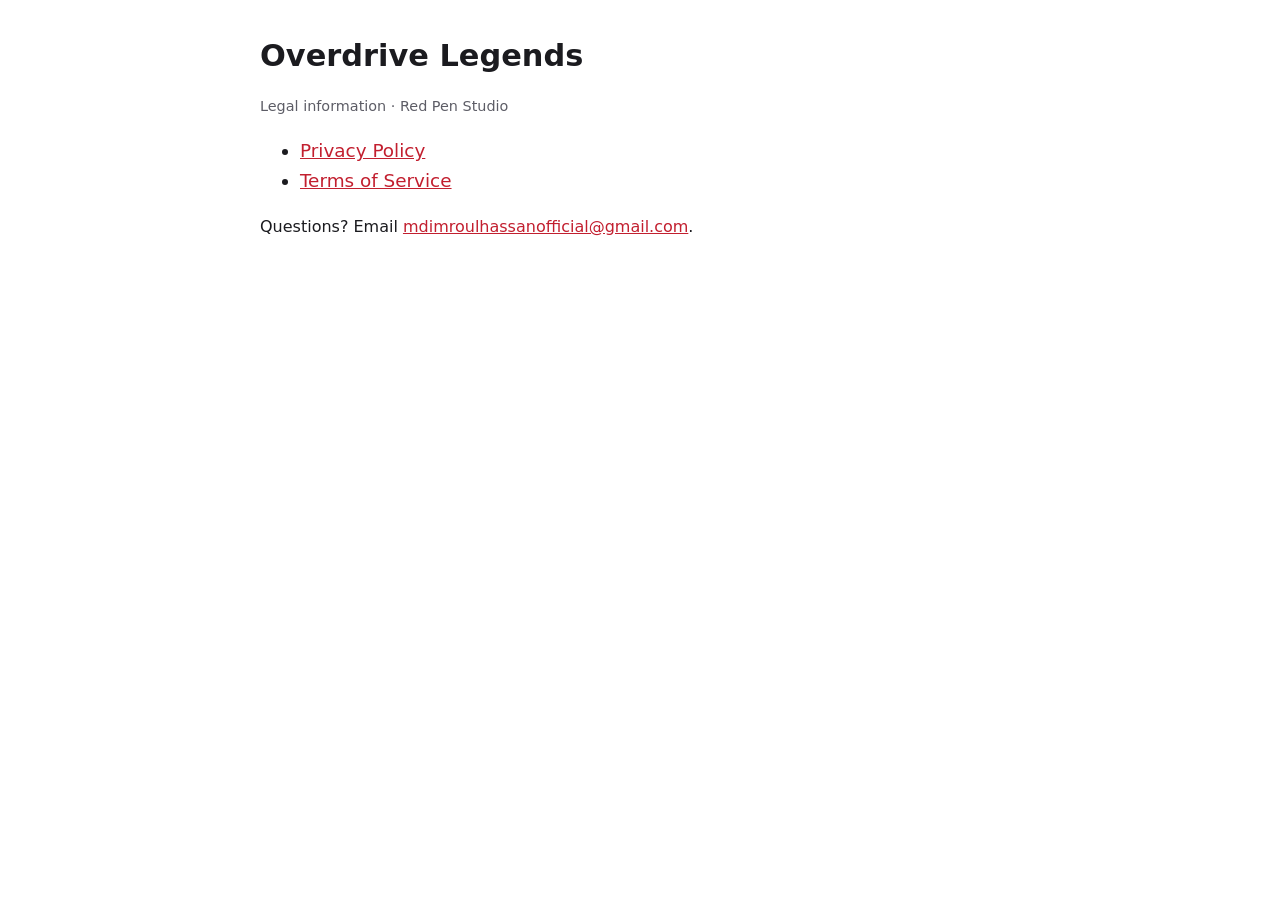
<file: index.html>
<!doctype html>
<html lang="en">
<head>
<meta charset="utf-8">
<meta name="viewport" content="width=device-width, initial-scale=1">
<title>Overdrive Legends · Legal</title>
<link rel="stylesheet" href="style.css">
</head>
<body>
<main>
<h1>Overdrive Legends</h1>
<p class="meta">Legal information · Red Pen Studio</p>
<ul class="links">
  <li><a href="privacy.html">Privacy Policy</a></li>
  <li><a href="terms.html">Terms of Service</a></li>
</ul>
<p>Questions? Email <a href="mailto:mdimroulhassanofficial@gmail.com">mdimroulhassanofficial@gmail.com</a>.</p>
</main>
</body>
</html>
</file>
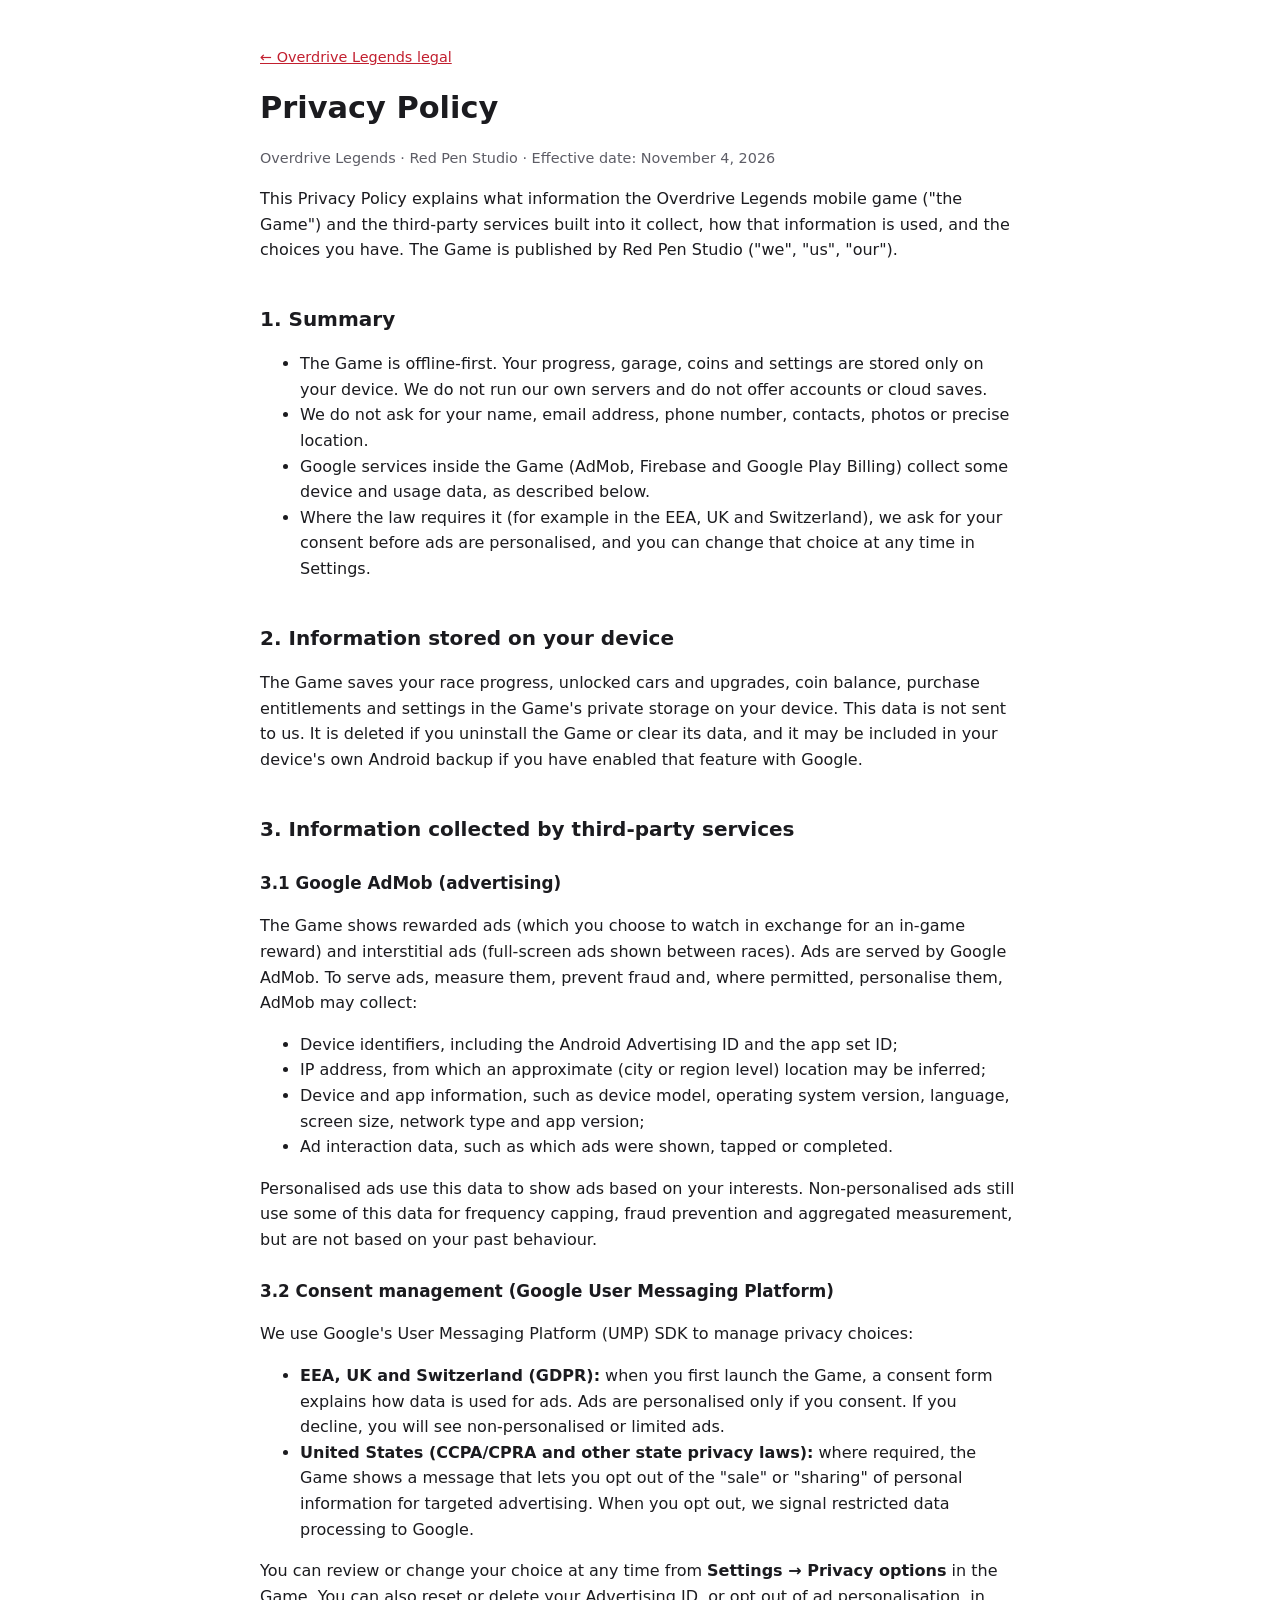
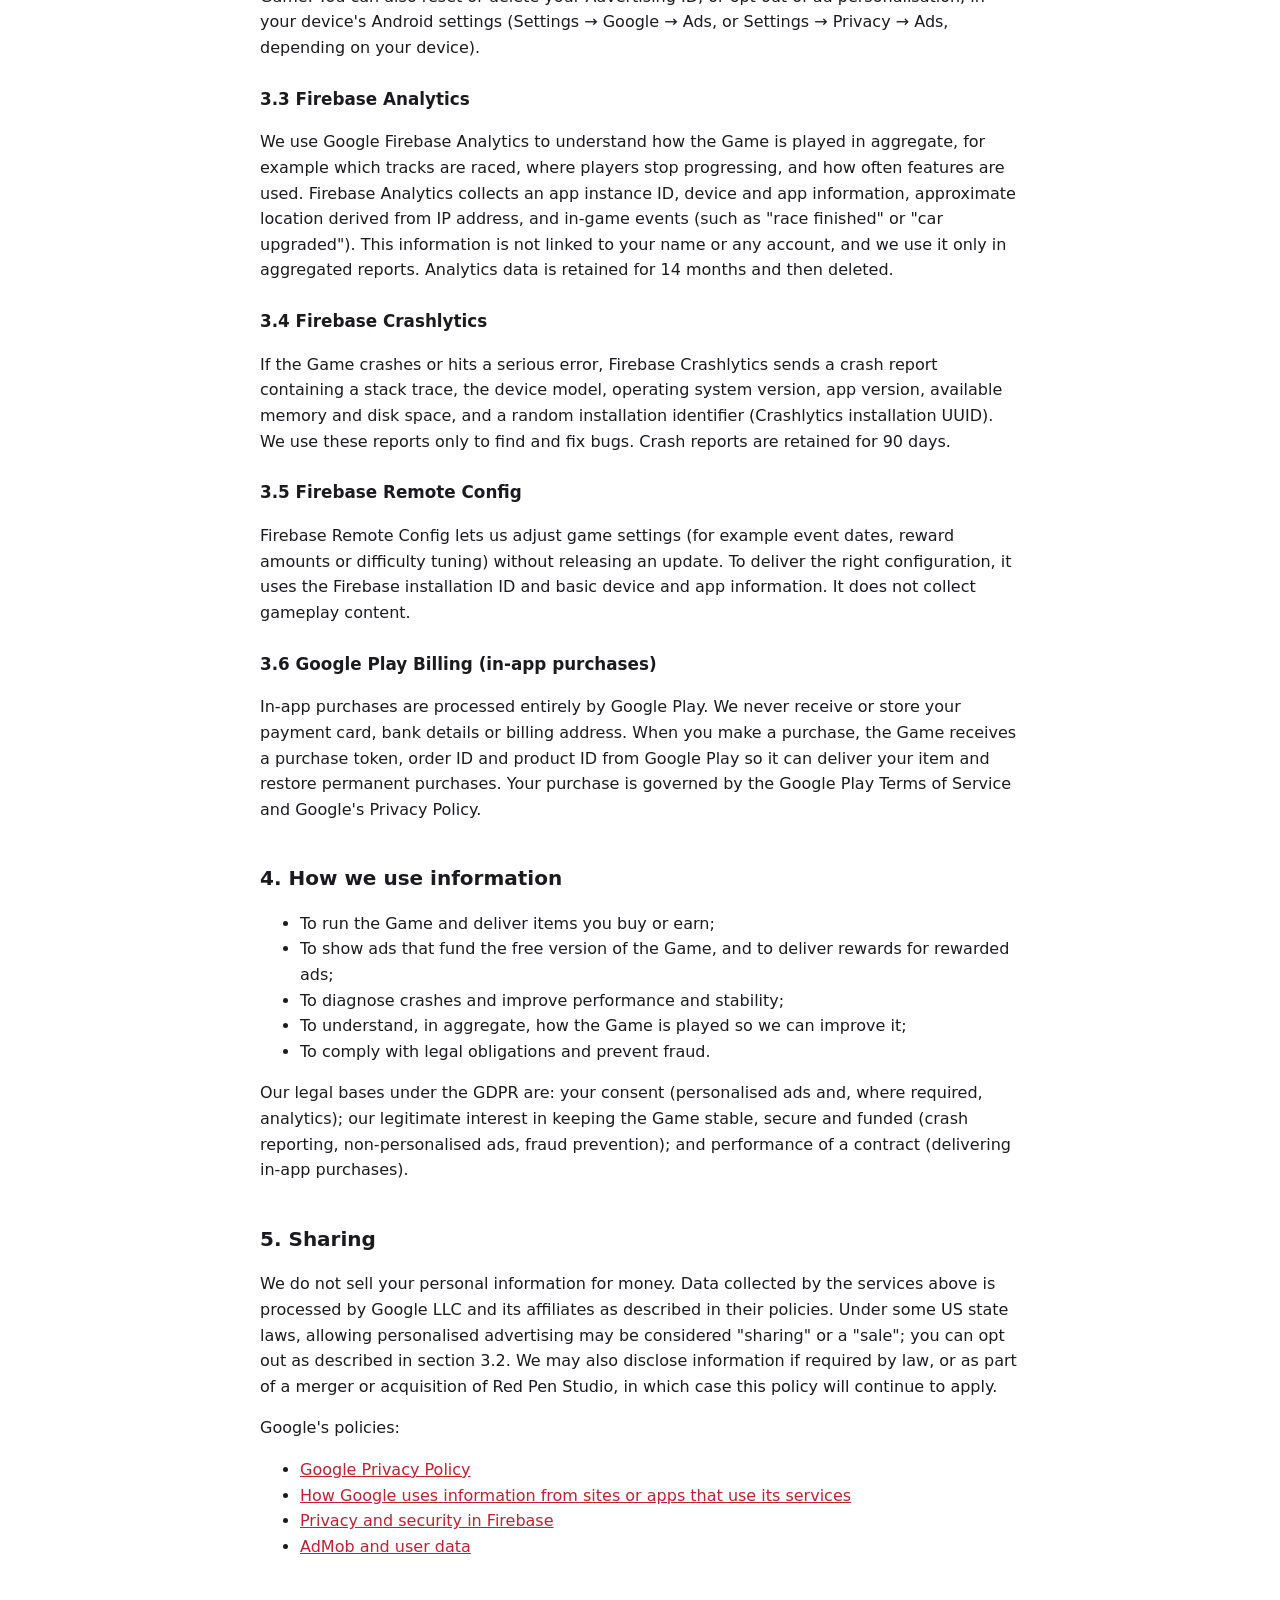
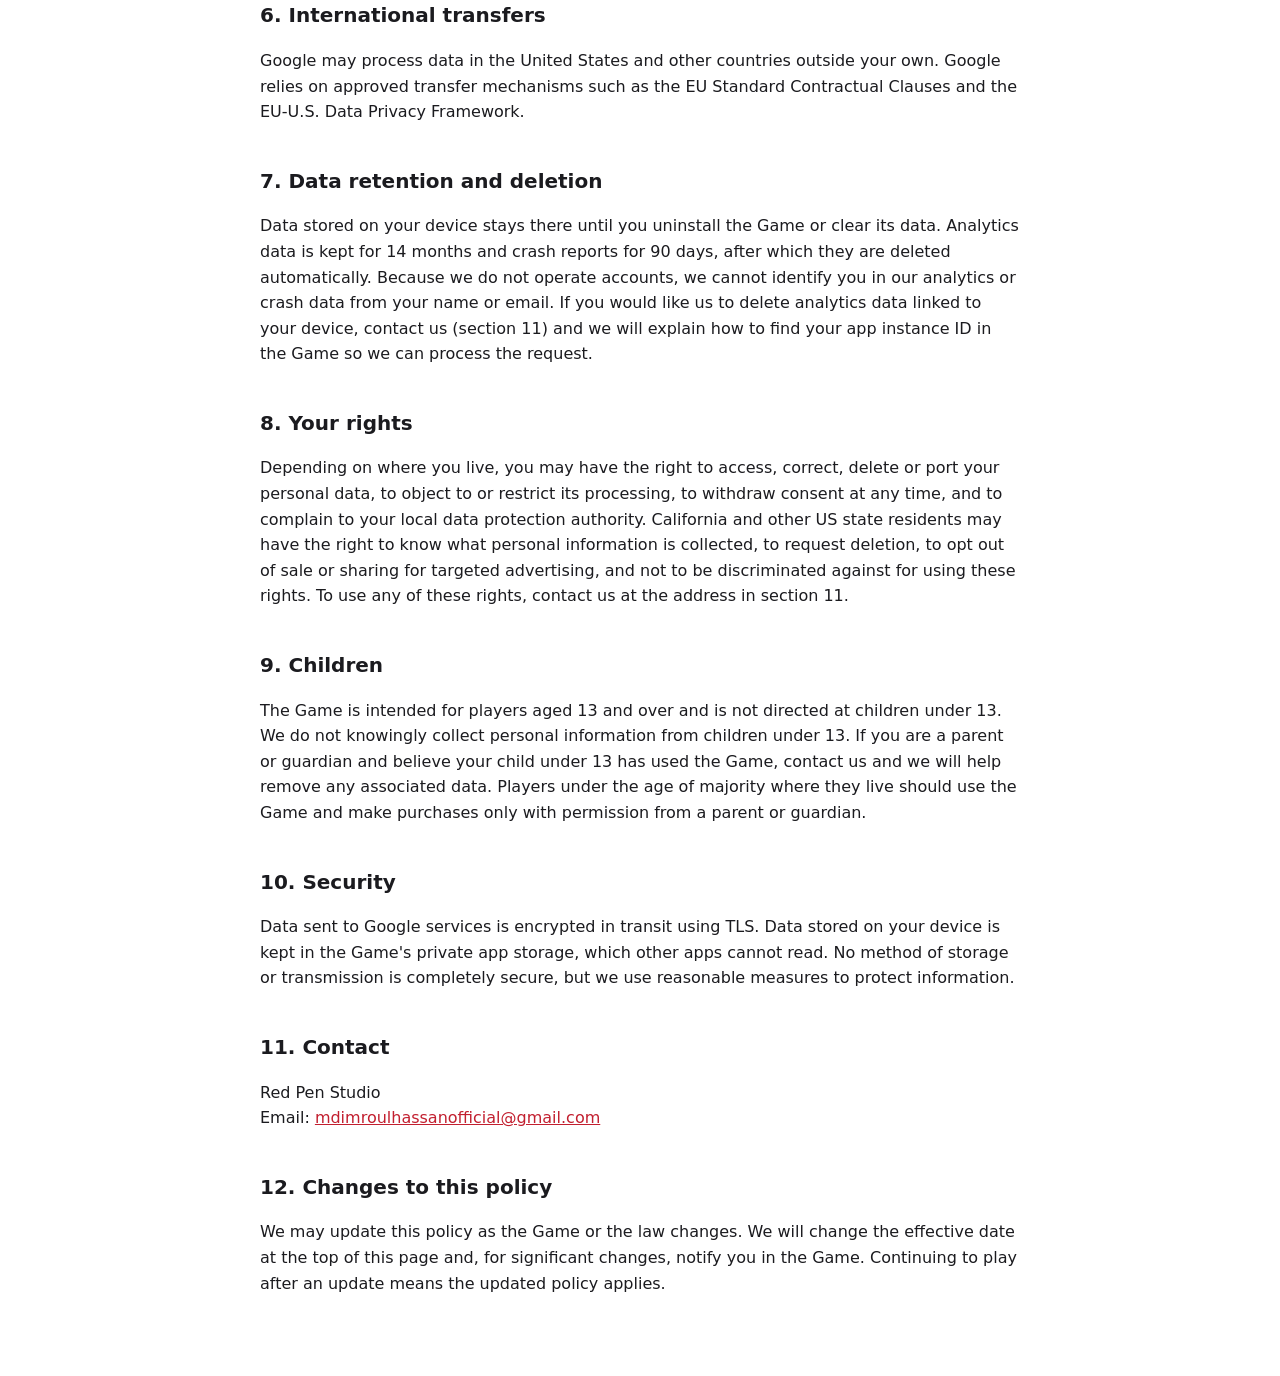
<file: privacy.html>
<!doctype html>
<html lang="en">
<head>
<meta charset="utf-8">
<meta name="viewport" content="width=device-width, initial-scale=1">
<title>Privacy Policy · Overdrive Legends</title>
<link rel="stylesheet" href="style.css">
</head>
<body>
<main>
<p class="back"><a href="./">← Overdrive Legends legal</a></p>
<h1>Privacy Policy</h1>
<p class="meta">Overdrive Legends · Red Pen Studio · Effective date: November 4, 2026</p>

<p>This Privacy Policy explains what information the Overdrive Legends mobile game ("the Game") and the third-party services built into it collect, how that information is used, and the choices you have. The Game is published by Red Pen Studio ("we", "us", "our").</p>

<h2>1. Summary</h2>
<ul>
  <li>The Game is offline-first. Your progress, garage, coins and settings are stored only on your device. We do not run our own servers and do not offer accounts or cloud saves.</li>
  <li>We do not ask for your name, email address, phone number, contacts, photos or precise location.</li>
  <li>Google services inside the Game (AdMob, Firebase and Google Play Billing) collect some device and usage data, as described below.</li>
  <li>Where the law requires it (for example in the EEA, UK and Switzerland), we ask for your consent before ads are personalised, and you can change that choice at any time in Settings.</li>
</ul>

<h2>2. Information stored on your device</h2>
<p>The Game saves your race progress, unlocked cars and upgrades, coin balance, purchase entitlements and settings in the Game's private storage on your device. This data is not sent to us. It is deleted if you uninstall the Game or clear its data, and it may be included in your device's own Android backup if you have enabled that feature with Google.</p>

<h2>3. Information collected by third-party services</h2>

<h3>3.1 Google AdMob (advertising)</h3>
<p>The Game shows rewarded ads (which you choose to watch in exchange for an in-game reward) and interstitial ads (full-screen ads shown between races). Ads are served by Google AdMob. To serve ads, measure them, prevent fraud and, where permitted, personalise them, AdMob may collect:</p>
<ul>
  <li>Device identifiers, including the Android Advertising ID and the app set ID;</li>
  <li>IP address, from which an approximate (city or region level) location may be inferred;</li>
  <li>Device and app information, such as device model, operating system version, language, screen size, network type and app version;</li>
  <li>Ad interaction data, such as which ads were shown, tapped or completed.</li>
</ul>
<p>Personalised ads use this data to show ads based on your interests. Non-personalised ads still use some of this data for frequency capping, fraud prevention and aggregated measurement, but are not based on your past behaviour.</p>

<h3>3.2 Consent management (Google User Messaging Platform)</h3>
<p>We use Google's User Messaging Platform (UMP) SDK to manage privacy choices:</p>
<ul>
  <li><strong>EEA, UK and Switzerland (GDPR):</strong> when you first launch the Game, a consent form explains how data is used for ads. Ads are personalised only if you consent. If you decline, you will see non-personalised or limited ads.</li>
  <li><strong>United States (CCPA/CPRA and other state privacy laws):</strong> where required, the Game shows a message that lets you opt out of the "sale" or "sharing" of personal information for targeted advertising. When you opt out, we signal restricted data processing to Google.</li>
</ul>
<p>You can review or change your choice at any time from <strong>Settings → Privacy options</strong> in the Game. You can also reset or delete your Advertising ID, or opt out of ad personalisation, in your device's Android settings (Settings → Google → Ads, or Settings → Privacy → Ads, depending on your device).</p>

<h3>3.3 Firebase Analytics</h3>
<p>We use Google Firebase Analytics to understand how the Game is played in aggregate, for example which tracks are raced, where players stop progressing, and how often features are used. Firebase Analytics collects an app instance ID, device and app information, approximate location derived from IP address, and in-game events (such as "race finished" or "car upgraded"). This information is not linked to your name or any account, and we use it only in aggregated reports. Analytics data is retained for 14 months and then deleted.</p>

<h3>3.4 Firebase Crashlytics</h3>
<p>If the Game crashes or hits a serious error, Firebase Crashlytics sends a crash report containing a stack trace, the device model, operating system version, app version, available memory and disk space, and a random installation identifier (Crashlytics installation UUID). We use these reports only to find and fix bugs. Crash reports are retained for 90 days.</p>

<h3>3.5 Firebase Remote Config</h3>
<p>Firebase Remote Config lets us adjust game settings (for example event dates, reward amounts or difficulty tuning) without releasing an update. To deliver the right configuration, it uses the Firebase installation ID and basic device and app information. It does not collect gameplay content.</p>

<h3>3.6 Google Play Billing (in-app purchases)</h3>
<p>In-app purchases are processed entirely by Google Play. We never receive or store your payment card, bank details or billing address. When you make a purchase, the Game receives a purchase token, order ID and product ID from Google Play so it can deliver your item and restore permanent purchases. Your purchase is governed by the Google Play Terms of Service and Google's Privacy Policy.</p>

<h2>4. How we use information</h2>
<ul>
  <li>To run the Game and deliver items you buy or earn;</li>
  <li>To show ads that fund the free version of the Game, and to deliver rewards for rewarded ads;</li>
  <li>To diagnose crashes and improve performance and stability;</li>
  <li>To understand, in aggregate, how the Game is played so we can improve it;</li>
  <li>To comply with legal obligations and prevent fraud.</li>
</ul>
<p>Our legal bases under the GDPR are: your consent (personalised ads and, where required, analytics); our legitimate interest in keeping the Game stable, secure and funded (crash reporting, non-personalised ads, fraud prevention); and performance of a contract (delivering in-app purchases).</p>

<h2>5. Sharing</h2>
<p>We do not sell your personal information for money. Data collected by the services above is processed by Google LLC and its affiliates as described in their policies. Under some US state laws, allowing personalised advertising may be considered "sharing" or a "sale"; you can opt out as described in section 3.2. We may also disclose information if required by law, or as part of a merger or acquisition of Red Pen Studio, in which case this policy will continue to apply.</p>
<p>Google's policies:</p>
<ul>
  <li><a href="https://policies.google.com/privacy">Google Privacy Policy</a></li>
  <li><a href="https://policies.google.com/technologies/partner-sites">How Google uses information from sites or apps that use its services</a></li>
  <li><a href="https://firebase.google.com/support/privacy">Privacy and security in Firebase</a></li>
  <li><a href="https://support.google.com/admob/answer/6128543">AdMob and user data</a></li>
</ul>

<h2>6. International transfers</h2>
<p>Google may process data in the United States and other countries outside your own. Google relies on approved transfer mechanisms such as the EU Standard Contractual Clauses and the EU-U.S. Data Privacy Framework.</p>

<h2>7. Data retention and deletion</h2>
<p>Data stored on your device stays there until you uninstall the Game or clear its data. Analytics data is kept for 14 months and crash reports for 90 days, after which they are deleted automatically. Because we do not operate accounts, we cannot identify you in our analytics or crash data from your name or email. If you would like us to delete analytics data linked to your device, contact us (section 11) and we will explain how to find your app instance ID in the Game so we can process the request.</p>

<h2>8. Your rights</h2>
<p>Depending on where you live, you may have the right to access, correct, delete or port your personal data, to object to or restrict its processing, to withdraw consent at any time, and to complain to your local data protection authority. California and other US state residents may have the right to know what personal information is collected, to request deletion, to opt out of sale or sharing for targeted advertising, and not to be discriminated against for using these rights. To use any of these rights, contact us at the address in section 11.</p>

<h2>9. Children</h2>
<p>The Game is intended for players aged 13 and over and is not directed at children under 13. We do not knowingly collect personal information from children under 13. If you are a parent or guardian and believe your child under 13 has used the Game, contact us and we will help remove any associated data. Players under the age of majority where they live should use the Game and make purchases only with permission from a parent or guardian.</p>

<h2>10. Security</h2>
<p>Data sent to Google services is encrypted in transit using TLS. Data stored on your device is kept in the Game's private app storage, which other apps cannot read. No method of storage or transmission is completely secure, but we use reasonable measures to protect information.</p>

<h2>11. Contact</h2>
<p>Red Pen Studio<br>
Email: <a href="mailto:mdimroulhassanofficial@gmail.com">mdimroulhassanofficial@gmail.com</a></p>

<h2>12. Changes to this policy</h2>
<p>We may update this policy as the Game or the law changes. We will change the effective date at the top of this page and, for significant changes, notify you in the Game. Continuing to play after an update means the updated policy applies.</p>
</main>
</body>
</html>
</file>
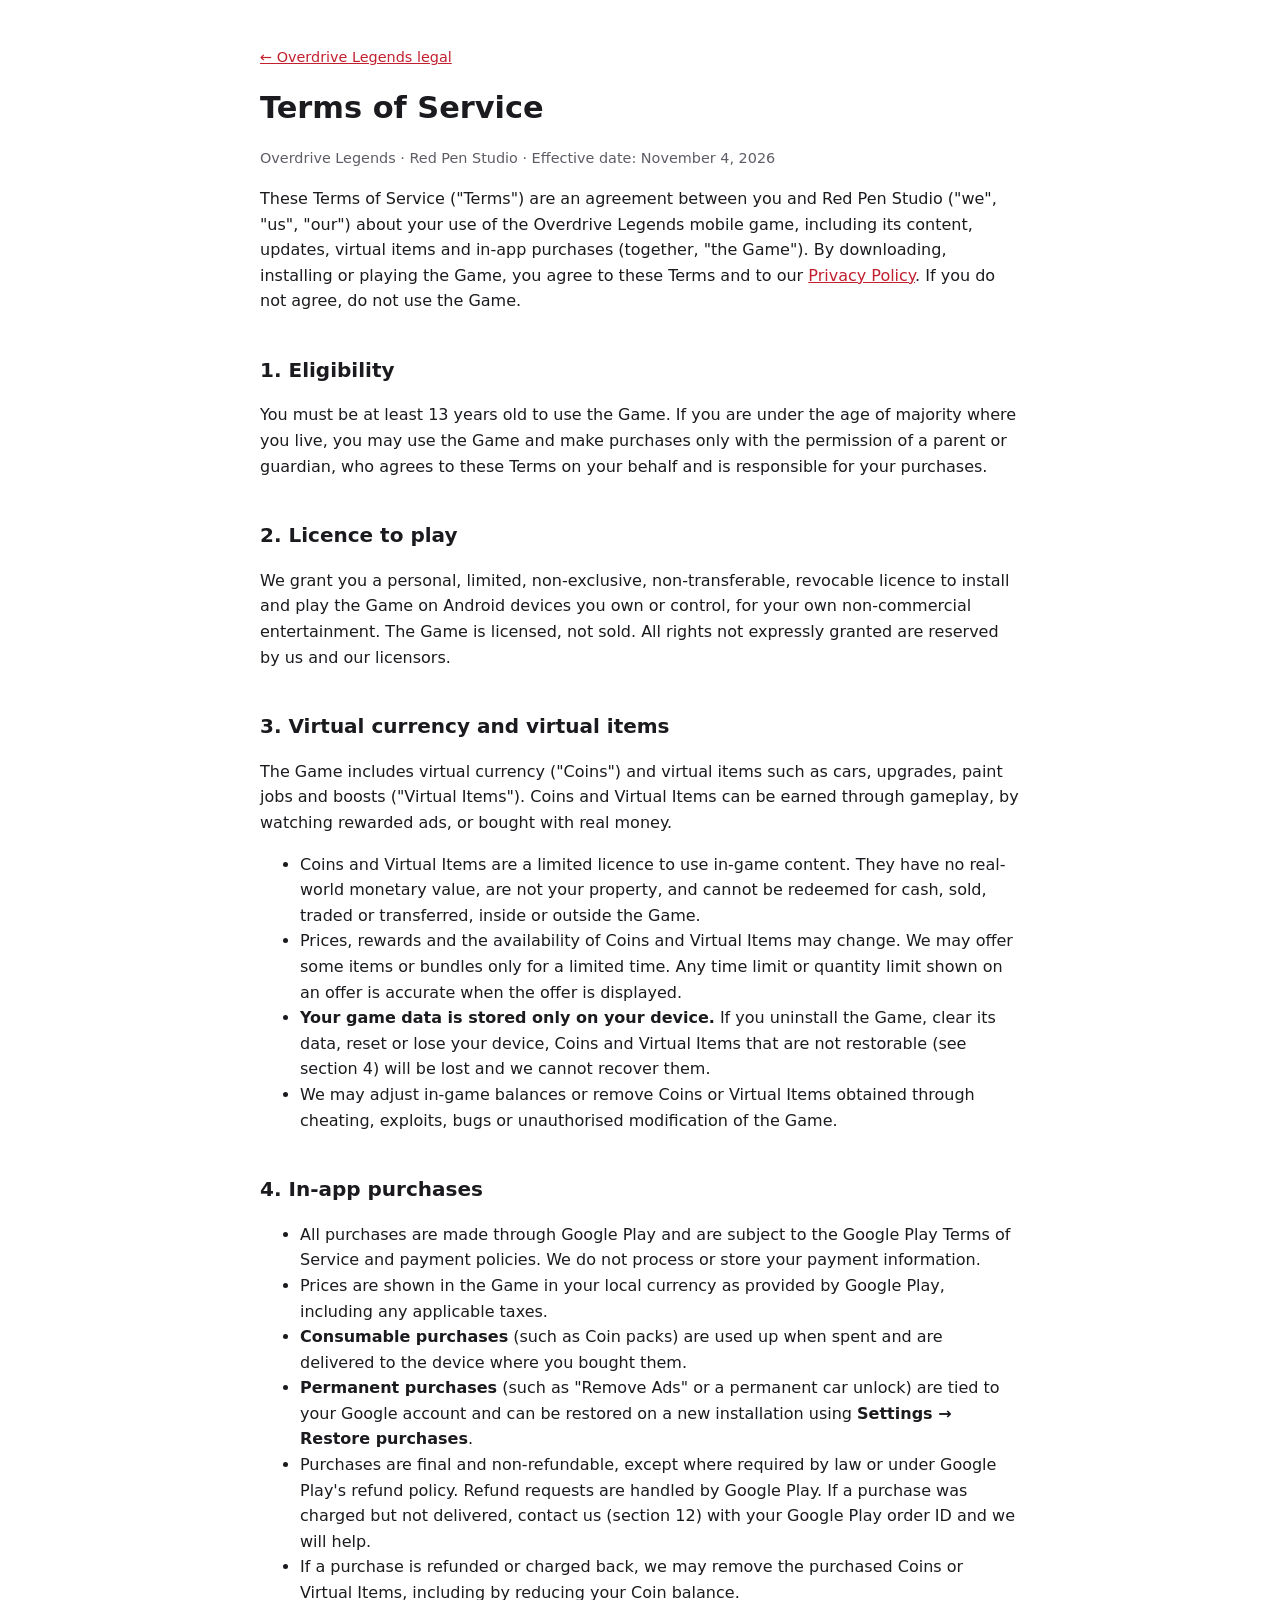
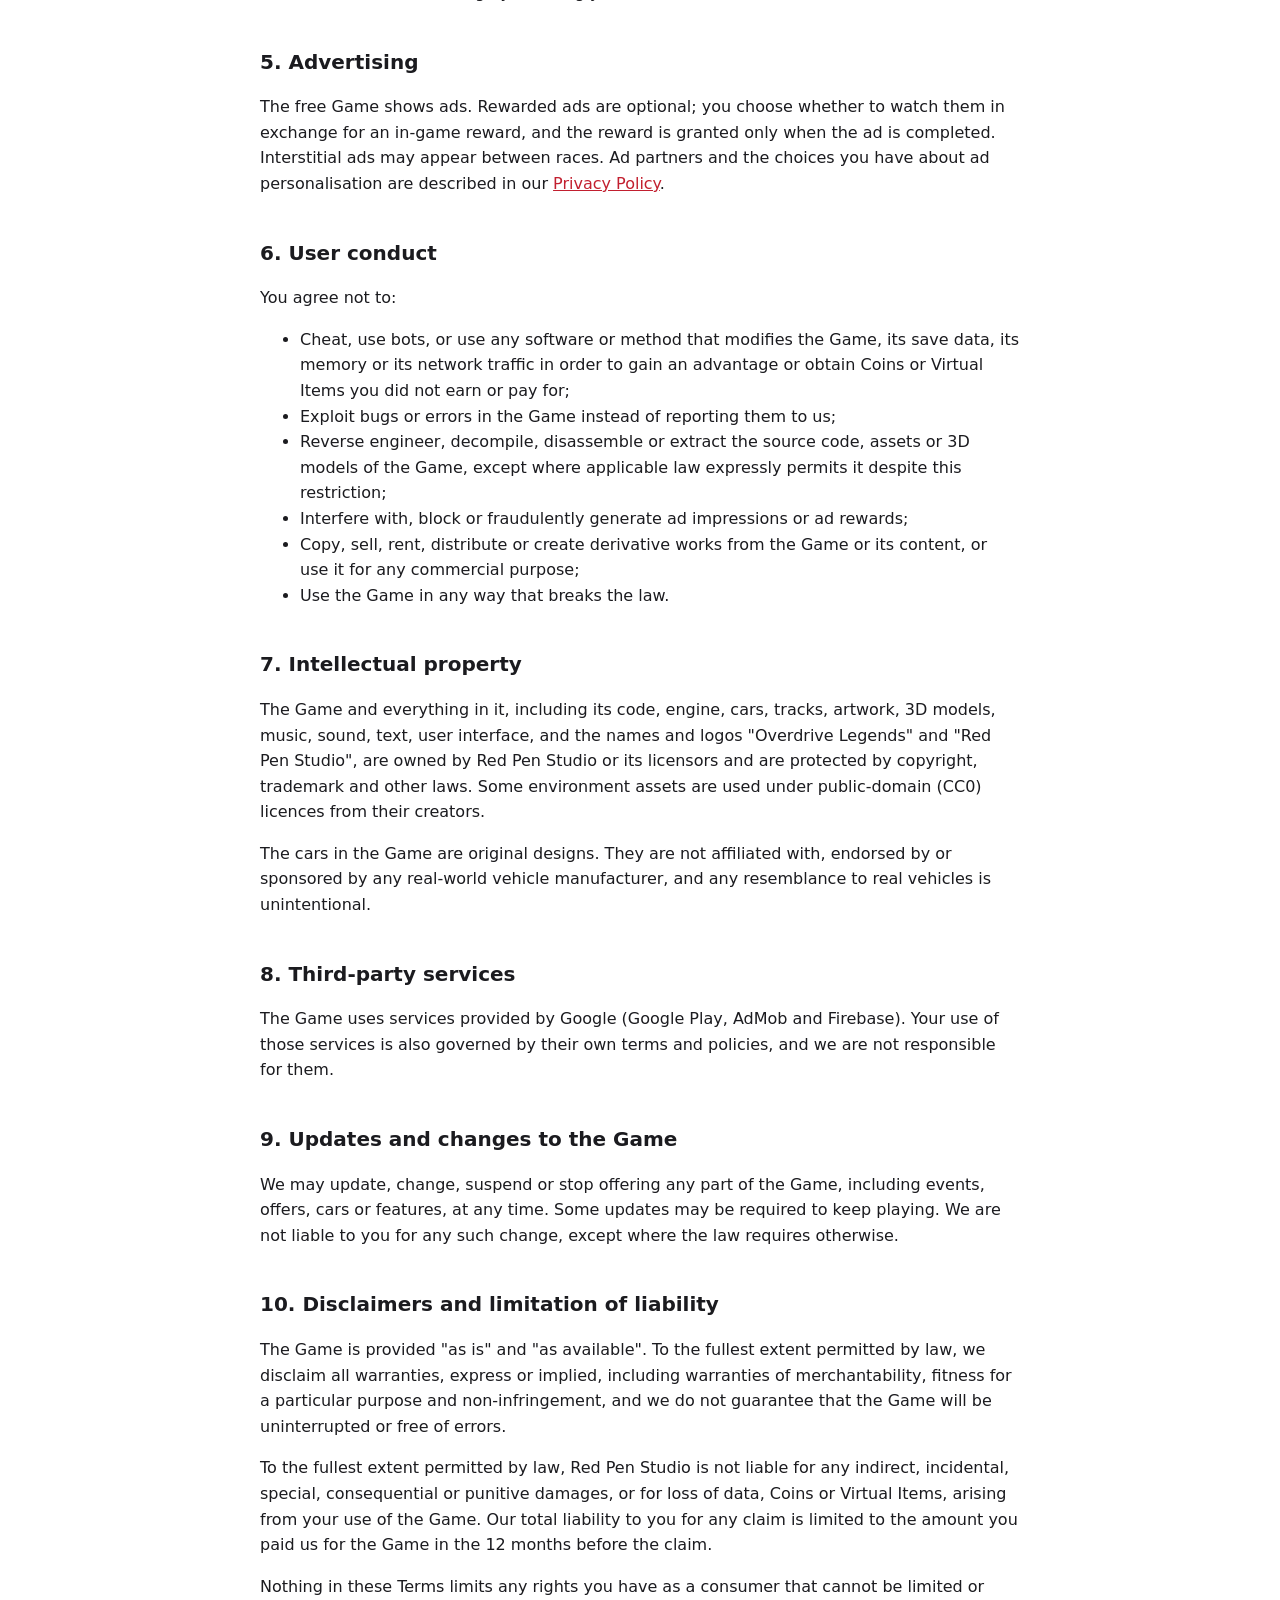
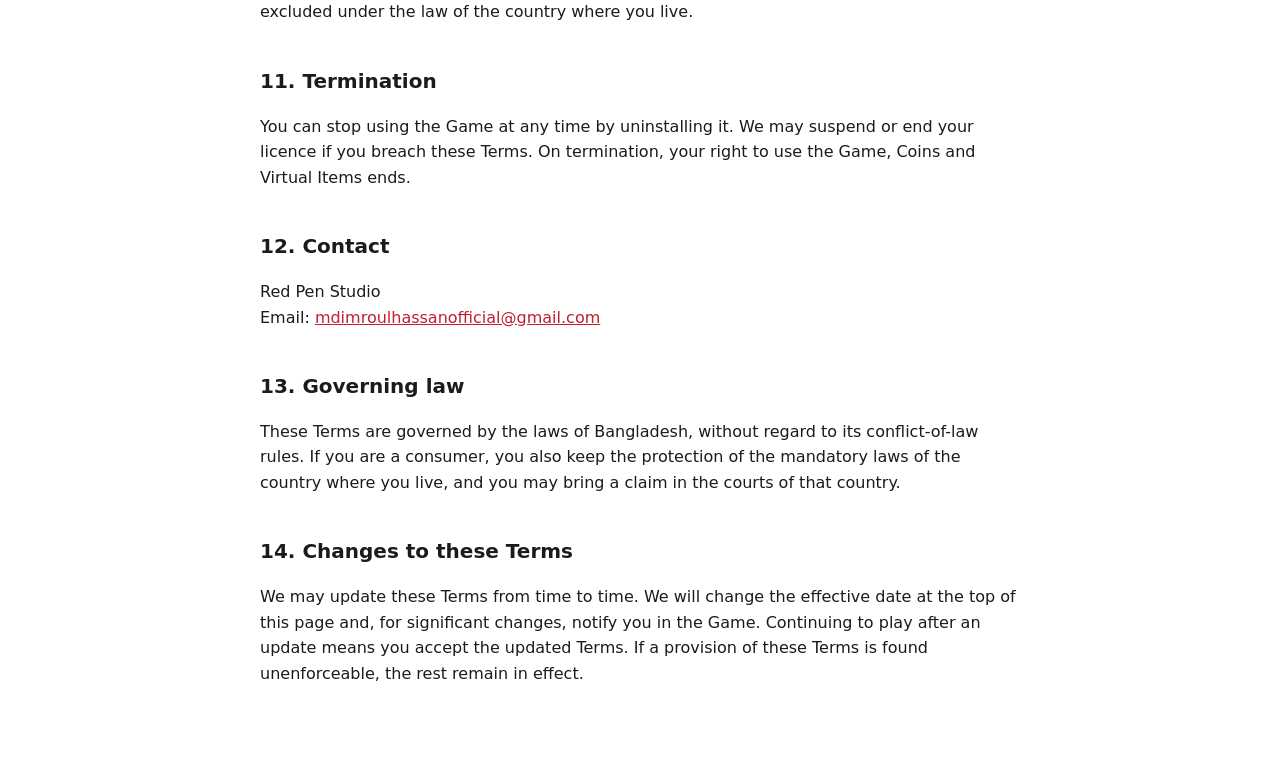
<file: terms.html>
<!doctype html>
<html lang="en">
<head>
<meta charset="utf-8">
<meta name="viewport" content="width=device-width, initial-scale=1">
<title>Terms of Service · Overdrive Legends</title>
<link rel="stylesheet" href="style.css">
</head>
<body>
<main>
<p class="back"><a href="./">← Overdrive Legends legal</a></p>
<h1>Terms of Service</h1>
<p class="meta">Overdrive Legends · Red Pen Studio · Effective date: November 4, 2026</p>

<p>These Terms of Service ("Terms") are an agreement between you and Red Pen Studio ("we", "us", "our") about your use of the Overdrive Legends mobile game, including its content, updates, virtual items and in-app purchases (together, "the Game"). By downloading, installing or playing the Game, you agree to these Terms and to our <a href="privacy.html">Privacy Policy</a>. If you do not agree, do not use the Game.</p>

<h2>1. Eligibility</h2>
<p>You must be at least 13 years old to use the Game. If you are under the age of majority where you live, you may use the Game and make purchases only with the permission of a parent or guardian, who agrees to these Terms on your behalf and is responsible for your purchases.</p>

<h2>2. Licence to play</h2>
<p>We grant you a personal, limited, non-exclusive, non-transferable, revocable licence to install and play the Game on Android devices you own or control, for your own non-commercial entertainment. The Game is licensed, not sold. All rights not expressly granted are reserved by us and our licensors.</p>

<h2>3. Virtual currency and virtual items</h2>
<p>The Game includes virtual currency ("Coins") and virtual items such as cars, upgrades, paint jobs and boosts ("Virtual Items"). Coins and Virtual Items can be earned through gameplay, by watching rewarded ads, or bought with real money.</p>
<ul>
  <li>Coins and Virtual Items are a limited licence to use in-game content. They have no real-world monetary value, are not your property, and cannot be redeemed for cash, sold, traded or transferred, inside or outside the Game.</li>
  <li>Prices, rewards and the availability of Coins and Virtual Items may change. We may offer some items or bundles only for a limited time. Any time limit or quantity limit shown on an offer is accurate when the offer is displayed.</li>
  <li><strong>Your game data is stored only on your device.</strong> If you uninstall the Game, clear its data, reset or lose your device, Coins and Virtual Items that are not restorable (see section 4) will be lost and we cannot recover them.</li>
  <li>We may adjust in-game balances or remove Coins or Virtual Items obtained through cheating, exploits, bugs or unauthorised modification of the Game.</li>
</ul>

<h2>4. In-app purchases</h2>
<ul>
  <li>All purchases are made through Google Play and are subject to the Google Play Terms of Service and payment policies. We do not process or store your payment information.</li>
  <li>Prices are shown in the Game in your local currency as provided by Google Play, including any applicable taxes.</li>
  <li><strong>Consumable purchases</strong> (such as Coin packs) are used up when spent and are delivered to the device where you bought them.</li>
  <li><strong>Permanent purchases</strong> (such as "Remove Ads" or a permanent car unlock) are tied to your Google account and can be restored on a new installation using <strong>Settings → Restore purchases</strong>.</li>
  <li>Purchases are final and non-refundable, except where required by law or under Google Play's refund policy. Refund requests are handled by Google Play. If a purchase was charged but not delivered, contact us (section 12) with your Google Play order ID and we will help.</li>
  <li>If a purchase is refunded or charged back, we may remove the purchased Coins or Virtual Items, including by reducing your Coin balance.</li>
</ul>

<h2>5. Advertising</h2>
<p>The free Game shows ads. Rewarded ads are optional; you choose whether to watch them in exchange for an in-game reward, and the reward is granted only when the ad is completed. Interstitial ads may appear between races. Ad partners and the choices you have about ad personalisation are described in our <a href="privacy.html">Privacy Policy</a>.</p>

<h2>6. User conduct</h2>
<p>You agree not to:</p>
<ul>
  <li>Cheat, use bots, or use any software or method that modifies the Game, its save data, its memory or its network traffic in order to gain an advantage or obtain Coins or Virtual Items you did not earn or pay for;</li>
  <li>Exploit bugs or errors in the Game instead of reporting them to us;</li>
  <li>Reverse engineer, decompile, disassemble or extract the source code, assets or 3D models of the Game, except where applicable law expressly permits it despite this restriction;</li>
  <li>Interfere with, block or fraudulently generate ad impressions or ad rewards;</li>
  <li>Copy, sell, rent, distribute or create derivative works from the Game or its content, or use it for any commercial purpose;</li>
  <li>Use the Game in any way that breaks the law.</li>
</ul>

<h2>7. Intellectual property</h2>
<p>The Game and everything in it, including its code, engine, cars, tracks, artwork, 3D models, music, sound, text, user interface, and the names and logos "Overdrive Legends" and "Red Pen Studio", are owned by Red Pen Studio or its licensors and are protected by copyright, trademark and other laws. Some environment assets are used under public-domain (CC0) licences from their creators.</p>
<p>The cars in the Game are original designs. They are not affiliated with, endorsed by or sponsored by any real-world vehicle manufacturer, and any resemblance to real vehicles is unintentional.</p>

<h2>8. Third-party services</h2>
<p>The Game uses services provided by Google (Google Play, AdMob and Firebase). Your use of those services is also governed by their own terms and policies, and we are not responsible for them.</p>

<h2>9. Updates and changes to the Game</h2>
<p>We may update, change, suspend or stop offering any part of the Game, including events, offers, cars or features, at any time. Some updates may be required to keep playing. We are not liable to you for any such change, except where the law requires otherwise.</p>

<h2>10. Disclaimers and limitation of liability</h2>
<p>The Game is provided "as is" and "as available". To the fullest extent permitted by law, we disclaim all warranties, express or implied, including warranties of merchantability, fitness for a particular purpose and non-infringement, and we do not guarantee that the Game will be uninterrupted or free of errors.</p>
<p>To the fullest extent permitted by law, Red Pen Studio is not liable for any indirect, incidental, special, consequential or punitive damages, or for loss of data, Coins or Virtual Items, arising from your use of the Game. Our total liability to you for any claim is limited to the amount you paid us for the Game in the 12 months before the claim.</p>
<p>Nothing in these Terms limits any rights you have as a consumer that cannot be limited or excluded under the law of the country where you live.</p>

<h2>11. Termination</h2>
<p>You can stop using the Game at any time by uninstalling it. We may suspend or end your licence if you breach these Terms. On termination, your right to use the Game, Coins and Virtual Items ends.</p>

<h2>12. Contact</h2>
<p>Red Pen Studio<br>
Email: <a href="mailto:mdimroulhassanofficial@gmail.com">mdimroulhassanofficial@gmail.com</a></p>

<h2>13. Governing law</h2>
<p>These Terms are governed by the laws of Bangladesh, without regard to its conflict-of-law rules. If you are a consumer, you also keep the protection of the mandatory laws of the country where you live, and you may bring a claim in the courts of that country.</p>

<h2>14. Changes to these Terms</h2>
<p>We may update these Terms from time to time. We will change the effective date at the top of this page and, for significant changes, notify you in the Game. Continuing to play after an update means you accept the updated Terms. If a provision of these Terms is found unenforceable, the rest remain in effect.</p>
</main>
</body>
</html>
</file>
<file: style.css>
:root { color-scheme: light dark; --fg: #1b1b1f; --muted: #5d5d66; --bg: #ffffff; --link: #c21f2f; }
@media (prefers-color-scheme: dark) { :root { --fg: #ececf1; --muted: #a0a0ab; --bg: #121214; --link: #ff6b6b; } }
body { margin: 0; background: var(--bg); color: var(--fg); font: 16px/1.6 system-ui, -apple-system, "Segoe UI", Roboto, sans-serif; }
main { max-width: 760px; margin: 0 auto; padding: 32px 16px 64px; }
h1 { font-size: 1.9rem; margin: 0 0 4px; }
h2 { font-size: 1.25rem; margin-top: 2em; }
h3 { font-size: 1.05rem; margin-top: 1.5em; }
a { color: var(--link); }
.meta, .back { color: var(--muted); font-size: 0.9rem; }
.links { font-size: 1.15rem; }
</file>
